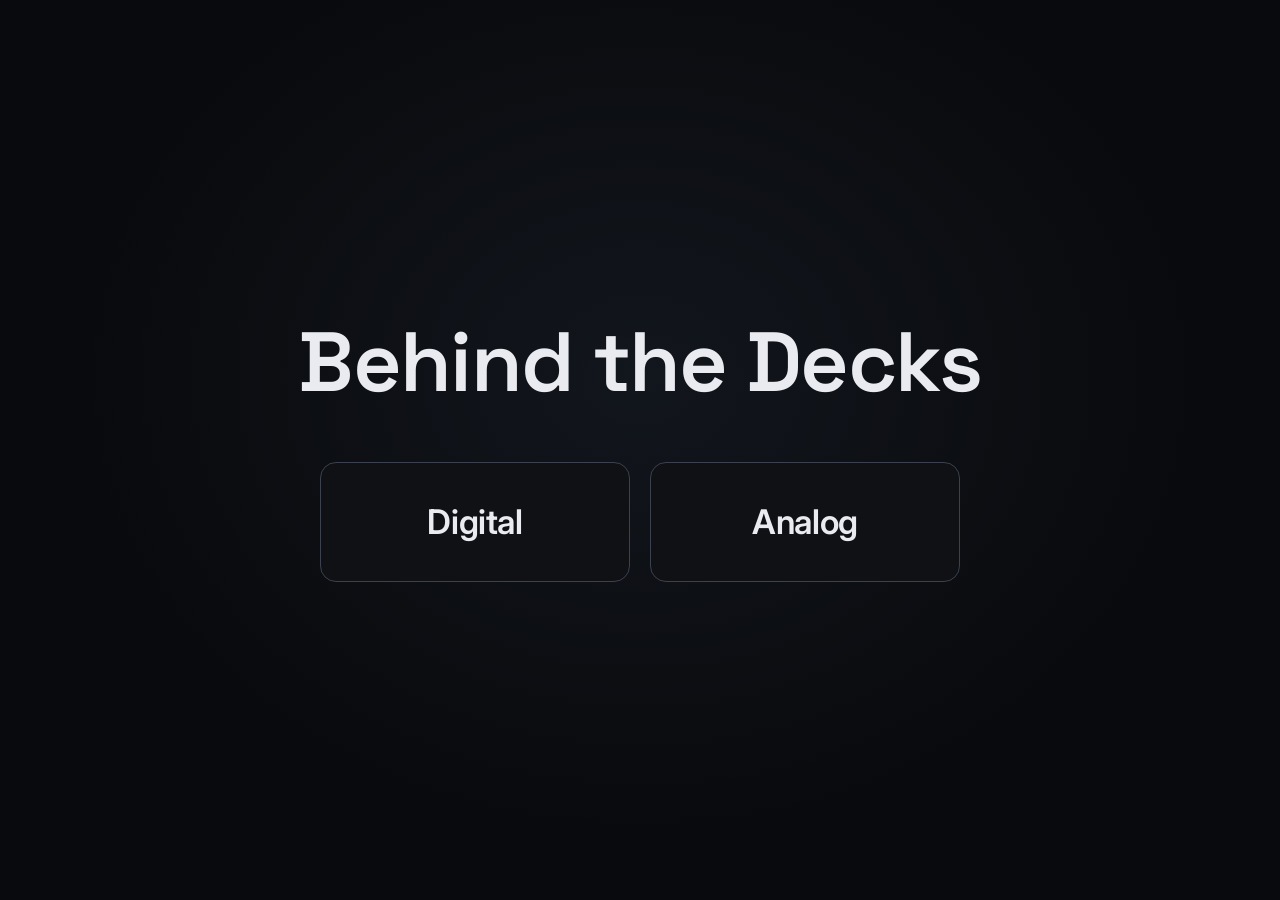
<file: index.html>
<!DOCTYPE html>
<html lang="en">
<head>
  <meta charset="utf-8">
  <meta name="viewport" content="width=device-width, initial-scale=1">
  <title>Behind the Decks</title>
  <meta name="description" content="What every piece of DJ equipment does, explained by touching it. Choose a digital or an analog setup.">
  <link rel="icon" href="data:,">
  <link rel="preconnect" href="https://fonts.googleapis.com"><link rel="preconnect" href="https://fonts.gstatic.com" crossorigin><link rel="stylesheet" href="https://fonts.googleapis.com/css2?family=Inter:wght@400;500;600;700&family=JetBrains+Mono:wght@500&family=Space+Grotesk:wght@500;600;700&display=swap">
  <link rel="stylesheet" href="styles.css">
</head>
<body class="home">
  <main class="home-main" id="home-main">
    <h1>Behind the Decks</h1>
    <nav class="choices" aria-label="Choose a setup">
      <a class="choice" href="digital.html">Digital</a>
      <a class="choice" href="analog.html">Analog</a>
    </nav>
  </main>
  <script src="js/home.js"></script>
</body>
</html>
</file>
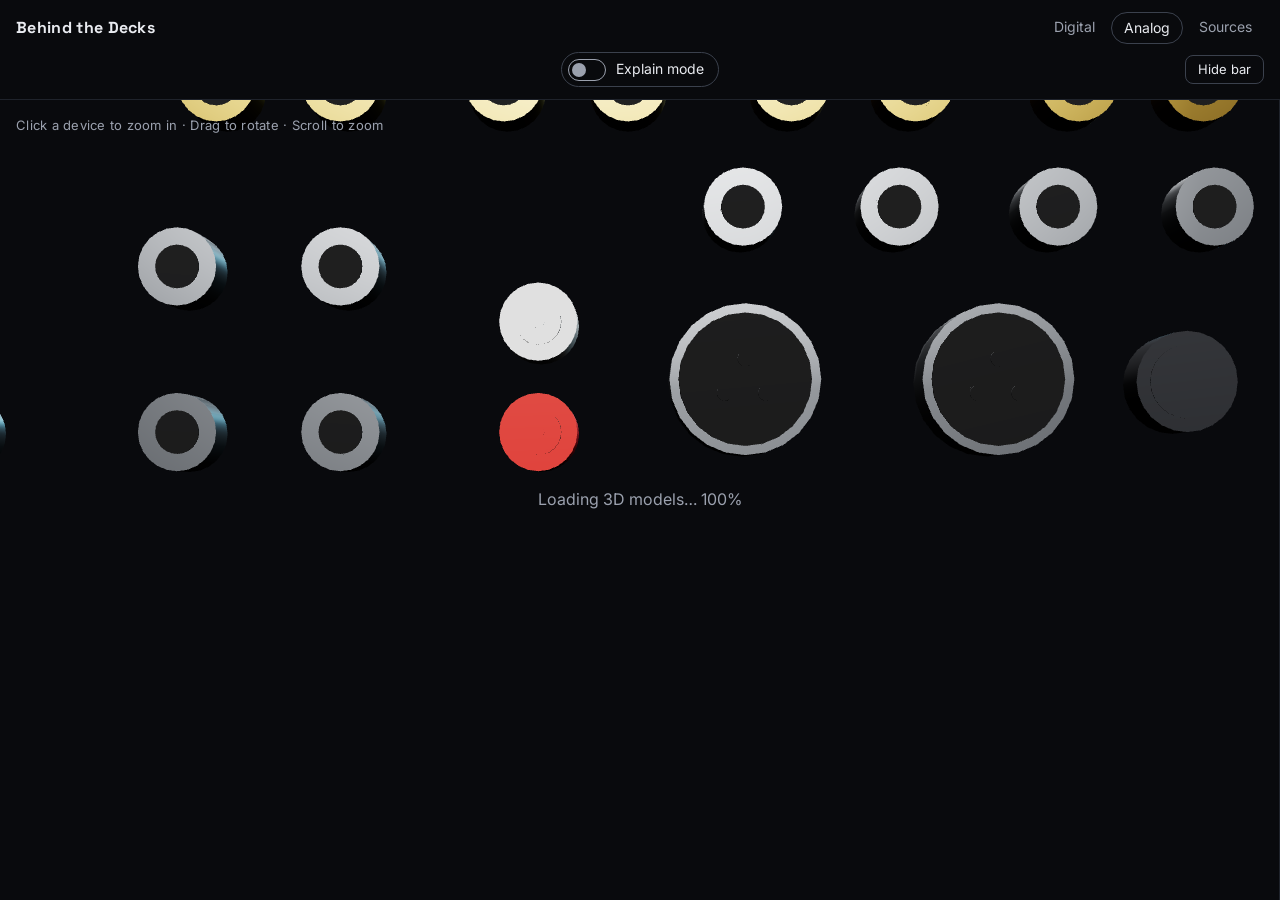
<file: analog.html>
<!DOCTYPE html>
<html lang="en">
<head>
  <meta charset="utf-8">
  <meta name="viewport" content="width=device-width, initial-scale=1">
  <title>Analog | Behind the Decks</title>
  <meta name="description" content="An interactive 3D DJ setup. Click a device to zoom in, hover over each control and open a split-screen explanation of what it does.">
  <link rel="icon" href="data:,">
  <link rel="preconnect" href="https://fonts.googleapis.com"><link rel="preconnect" href="https://fonts.gstatic.com" crossorigin><link rel="stylesheet" href="https://fonts.googleapis.com/css2?family=Inter:wght@400;500;600;700&family=JetBrains+Mono:wght@500&family=Space+Grotesk:wght@500;600;700&display=swap">
  <link rel="stylesheet" href="styles.css">
  <!-- Import map: tells the browser where to find the 3D library files stored in the vendor folder. -->
  <script type="importmap">
    { "imports": { "three": "./vendor/three.module.js", "three/addons/": "./vendor/addons/" } }
  </script>
</head>
<body data-page="analog">
  <header class="topbar">
    <p class="brand"><a href="index.html">Behind the Decks</a></p>
    <nav class="site-nav" aria-label="Pages">
      <a href="digital.html">Digital</a>
      <a href="analog.html" aria-current="page">Analog</a>
      <a href="sources.html">Sources</a>
    </nav>
    <div class="subbar">
      <div class="subbar-l"><button type="button" id="back" class="btn btn-sm" hidden>← Full setup</button></div>
    <div class="topbar-actions">
      <div class="mode-group">
      <button type="button" id="mode-toggle" class="toggle" aria-pressed="false">
        <span class="toggle-track" aria-hidden="true"><span class="toggle-thumb"></span></span>
        <span>Explain mode</span>
      </button>
      <span id="mode-bar" class="mode-bar" hidden>
        <button type="button" id="play-toggle" class="toggle" aria-pressed="false" title="Turn the knobs, press the buttons and drag the faders yourself">
          <span class="toggle-track" aria-hidden="true"><span class="toggle-thumb"></span></span>
          <span>Play mode</span>
        </button>
        <button type="button" id="demo-toggle" class="toggle" aria-pressed="false" title="DJ mode: a guided first mix. The site tells you what to do, step by step">
          <span class="toggle-track" aria-hidden="true"><span class="toggle-thumb"></span></span>
          <span>DJ mode</span>
        </button>
      </span>
      </div>
    </div>
      <div class="subbar-r" id="subbar-r"></div>
    </div>
  </header>

  <main class="stage" id="stage">
    <!-- LEFT: the 3D setup -->
    <section class="viewer" id="viewer" aria-label="Interactive 3D analog DJ setup">
      <canvas id="scene" tabindex="0"
        aria-label="3D model of an analog DJ setup. Drag to rotate, scroll to zoom. With this canvas focused, use the arrow keys to rotate and plus and minus to zoom. The devices and their parts are also listed as buttons below."></canvas>
      <p class="hint" id="hint">Click a device to zoom in · Drag to rotate · Scroll to zoom</p>
      <div class="tooltip" id="tooltip" hidden></div>
      <button type="button" id="dial-reset" class="btn dial-reset" hidden>Set the anti-skating dial back to normal</button>
      <p class="nogl" id="nogl" hidden>The 3D view isn't available in this browser. You can still use the buttons below to read about each device and its controls.</p>
      <p class="loading" id="loading" role="status">Loading 3D models…</p>

      <button type="button" id="defaults-btn" class="btn defaults-btn" hidden title="Put what is in view (the mixer, a media player or a turntable) back to its default settings">
        <svg viewBox="0 0 24 24" width="15" height="15" fill="none" stroke="currentColor" stroke-width="2" stroke-linecap="round" stroke-linejoin="round" aria-hidden="true"><path d="M3 12a9 9 0 1 0 3-6.7"/><path d="M3 4v5h5"/></svg>
        <span>Default settings</span>
      </button>
      <nav class="chips" id="chips" aria-label="Devices in the setup"></nav>
    </section>

    <!-- RIGHT: explanation panel (slides in when a part is selected) -->
    <aside class="panel" id="panel" aria-label="Part details" inert>
      <div class="panel-inner">
        <div class="panel-head">
          <p class="eyebrow"><span id="panel-device"></span> <span id="panel-count"></span></p>
          <button type="button" id="panel-close" class="btn">Close</button>
        </div>
        <h2 id="panel-title" tabindex="-1"></h2>

        <section class="block">
          <h3>What it is</h3>
          <p id="panel-what"></p>
        </section>

        <div class="extra" id="panel-extra">
          <section class="block">
            <h3>How the DJ uses it</h3>
            <p id="panel-use"></p>
          </section>
          <section class="block">
            <h3>What the crowd feels</h3>
            <p id="panel-crowd"></p>
          </section>
        </div>

        <p class="note" id="panel-note">Turn on “Explain mode” at the top to see how DJs use this control and what the crowd experiences.</p>

        <section class="block" id="panel-links-block" hidden>
          <h3>Learn more</h3>
          <ul id="panel-links"></ul>
        </section>

        <div class="panel-nav">
          <button type="button" id="prev" class="btn">← Previous</button>
          <button type="button" id="next" class="btn">Next →</button>
        </div>
      </div>
    </aside>
  </main>

  <p class="sr-only" id="status" role="status"></p>
  <noscript><p class="nogl" style="position:static;padding:24px">This page needs JavaScript to show the 3D setup.</p></noscript>

  <script type="module" src="js/setup.js"></script>
</body>
</html>
</file>
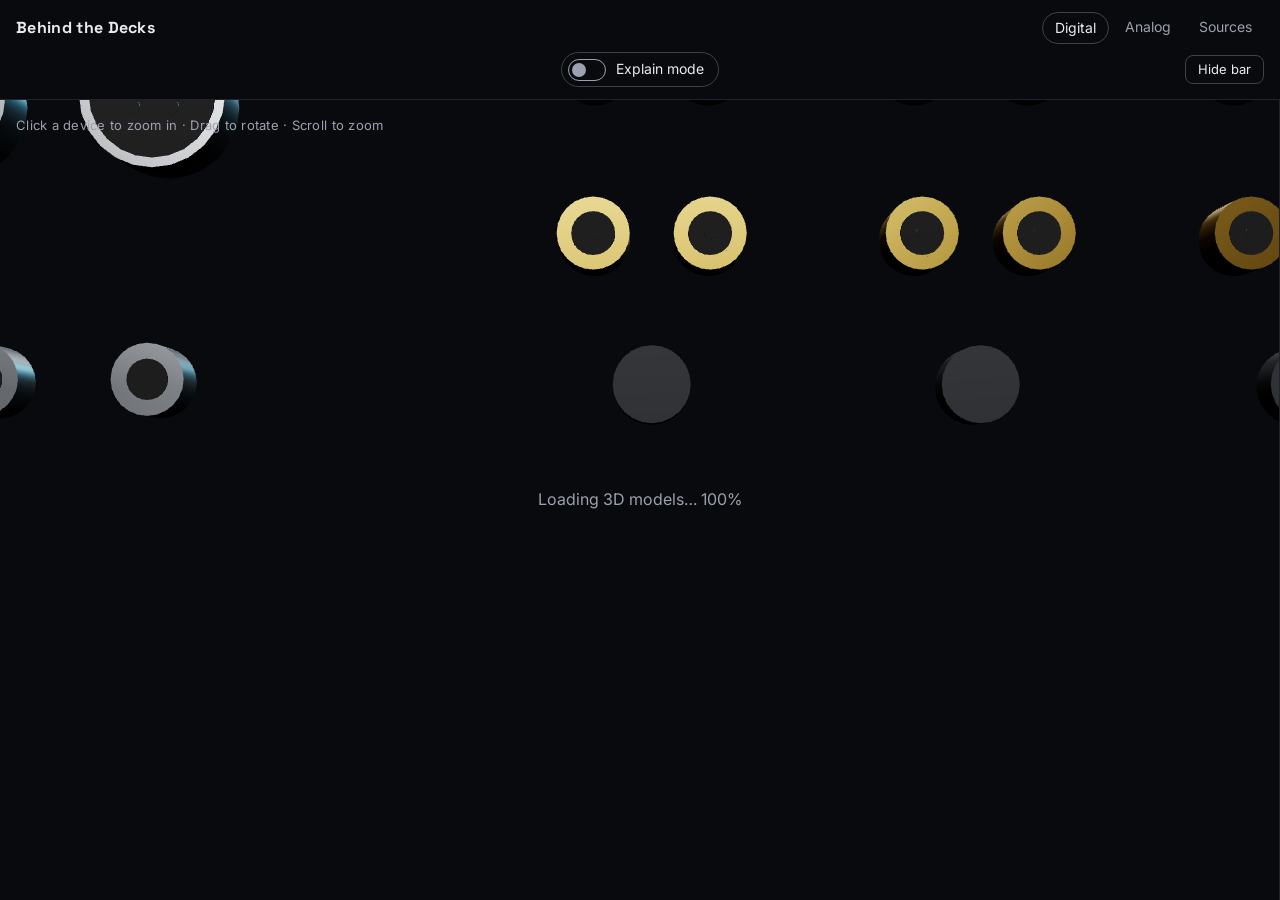
<file: digital.html>
<!DOCTYPE html>
<html lang="en">
<head>
  <meta charset="utf-8">
  <meta name="viewport" content="width=device-width, initial-scale=1">
  <title>Digital | Behind the Decks</title>
  <meta name="description" content="An interactive 3D DJ setup. Click a device to zoom in, hover over each control and open a split-screen explanation of what it does.">
  <link rel="icon" href="data:,">
  <link rel="preconnect" href="https://fonts.googleapis.com"><link rel="preconnect" href="https://fonts.gstatic.com" crossorigin><link rel="stylesheet" href="https://fonts.googleapis.com/css2?family=Inter:wght@400;500;600;700&family=JetBrains+Mono:wght@500&family=Space+Grotesk:wght@500;600;700&display=swap">
  <link rel="stylesheet" href="styles.css">
  <!-- Import map: tells the browser where to find the 3D library files stored in the vendor folder. -->
  <script type="importmap">
    { "imports": { "three": "./vendor/three.module.js", "three/addons/": "./vendor/addons/" } }
  </script>
</head>
<body data-page="digital">
  <header class="topbar">
    <p class="brand"><a href="index.html">Behind the Decks</a></p>
    <nav class="site-nav" aria-label="Pages">
      <a href="digital.html" aria-current="page">Digital</a>
      <a href="analog.html">Analog</a>
      <a href="sources.html">Sources</a>
    </nav>
    <div class="subbar">
      <div class="subbar-l"><button type="button" id="back" class="btn btn-sm" hidden>← Full setup</button></div>
    <div class="topbar-actions">
      <div class="mode-group">
      <button type="button" id="mode-toggle" class="toggle" aria-pressed="false">
        <span class="toggle-track" aria-hidden="true"><span class="toggle-thumb"></span></span>
        <span>Explain mode</span>
      </button>
      <span id="mode-bar" class="mode-bar" hidden>
        <button type="button" id="play-toggle" class="toggle" aria-pressed="false" title="Turn the knobs, press the buttons and drag the faders yourself">
          <span class="toggle-track" aria-hidden="true"><span class="toggle-thumb"></span></span>
          <span>Play mode</span>
        </button>
        <button type="button" id="demo-toggle" class="toggle" aria-pressed="false" title="DJ mode: a guided first mix. The site tells you what to do, step by step">
          <span class="toggle-track" aria-hidden="true"><span class="toggle-thumb"></span></span>
          <span>DJ mode</span>
        </button>
      </span>
      </div>
    </div>
      <div class="subbar-r" id="subbar-r"></div>
    </div>
  </header>

  <main class="stage" id="stage">
    <!-- LEFT: the 3D setup -->
    <section class="viewer" id="viewer" aria-label="Interactive 3D digital DJ setup">
      <canvas id="scene" tabindex="0"
        aria-label="3D model of a digital DJ setup. Drag to rotate, scroll to zoom. With this canvas focused, use the arrow keys to rotate and plus and minus to zoom. The devices and their parts are also listed as buttons below."></canvas>
      <p class="hint" id="hint">Click a device to zoom in · Drag to rotate · Scroll to zoom</p>
      <div class="tooltip" id="tooltip" hidden></div>
      <p class="nogl" id="nogl" hidden>The 3D view isn't available in this browser. You can still use the buttons below to read about each device and its controls.</p>
      <p class="loading" id="loading" role="status">Loading 3D models…</p>

      <button type="button" id="defaults-btn" class="btn defaults-btn" hidden title="Put what is in view (the mixer, a media player or a turntable) back to its default settings">
        <svg viewBox="0 0 24 24" width="15" height="15" fill="none" stroke="currentColor" stroke-width="2" stroke-linecap="round" stroke-linejoin="round" aria-hidden="true"><path d="M3 12a9 9 0 1 0 3-6.7"/><path d="M3 4v5h5"/></svg>
        <span>Default settings</span>
      </button>
      <nav class="chips" id="chips" aria-label="Devices in the setup"></nav>
    </section>

    <!-- RIGHT: explanation panel (slides in when a part is selected) -->
    <aside class="panel" id="panel" aria-label="Part details" inert>
      <div class="panel-inner">
        <div class="panel-head">
          <p class="eyebrow"><span id="panel-device"></span> <span id="panel-count"></span></p>
          <button type="button" id="panel-close" class="btn">Close</button>
        </div>
        <h2 id="panel-title" tabindex="-1"></h2>

        <section class="block">
          <h3>What it is</h3>
          <p id="panel-what"></p>
        </section>

        <div class="extra" id="panel-extra">
          <section class="block">
            <h3>How the DJ uses it</h3>
            <p id="panel-use"></p>
          </section>
          <section class="block">
            <h3>What the crowd feels</h3>
            <p id="panel-crowd"></p>
          </section>
        </div>

        <p class="note" id="panel-note">Turn on “Explain mode” at the top to see how DJs use this control and what the crowd experiences.</p>

        <section class="block" id="panel-links-block" hidden>
          <h3>Learn more</h3>
          <ul id="panel-links"></ul>
        </section>

        <div class="panel-nav">
          <button type="button" id="prev" class="btn">← Previous</button>
          <button type="button" id="next" class="btn">Next →</button>
        </div>
      </div>
    </aside>
  </main>

  <p class="sr-only" id="status" role="status"></p>
  <noscript><p class="nogl" style="position:static;padding:24px">This page needs JavaScript to show the 3D setup.</p></noscript>

  <script type="module" src="js/setup.js"></script>
</body>
</html>
</file>
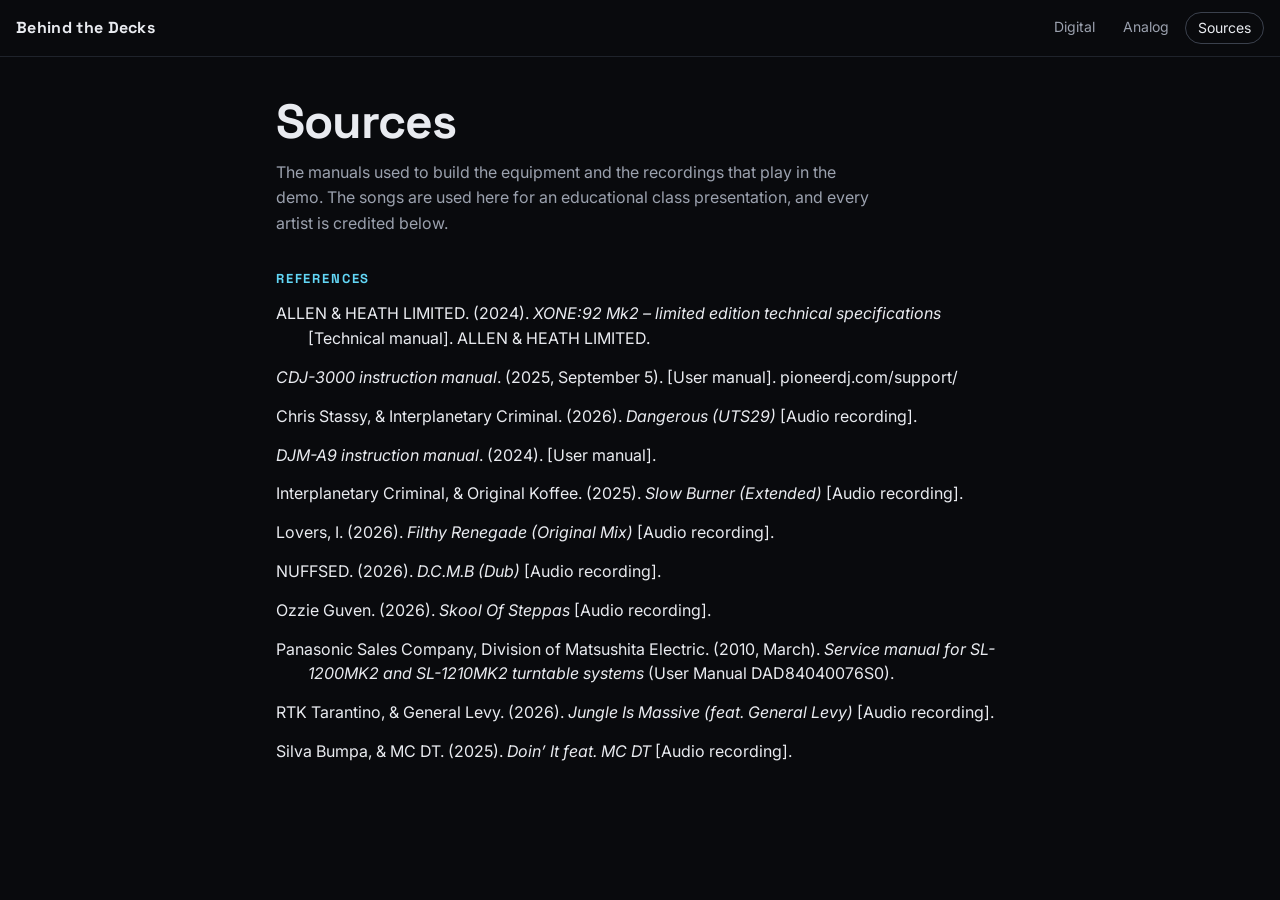
<file: sources.html>
<!DOCTYPE html>
<html lang="en">
<head>
  <meta charset="utf-8">
  <meta name="viewport" content="width=device-width, initial-scale=1">
  <title>Sources | Behind the Decks</title>
  <meta name="description" content="The manuals and recordings used for Behind the Decks.">
  <link rel="icon" href="data:,">
  <link rel="preconnect" href="https://fonts.googleapis.com"><link rel="preconnect" href="https://fonts.gstatic.com" crossorigin><link rel="stylesheet" href="https://fonts.googleapis.com/css2?family=Inter:wght@400;500;600;700&family=JetBrains+Mono:wght@500&family=Space+Grotesk:wght@500;600;700&display=swap">
  <link rel="stylesheet" href="styles.css">
</head>
<body class="sources-page">
  <header class="topbar">
    <p class="brand"><a href="index.html">Behind the Decks</a></p>
    <nav class="site-nav" aria-label="Pages">
      <a href="digital.html">Digital</a>
      <a href="analog.html">Analog</a>
      <a href="sources.html" aria-current="page">Sources</a>
    </nav>
  </header>
  <main class="sources-main">
    <h1>Sources</h1>
    <p class="sources-lead">The manuals used to build the equipment and the recordings that play in the demo. The songs are used here for an educational class presentation, and every artist is credited below.</p>
    <h2>References</h2>
    <ul class="refs">
        <li>ALLEN &amp; HEATH LIMITED. (2024). <i>XONE:92 Mk2 – limited edition technical specifications</i> [Technical manual]. ALLEN &amp; HEATH LIMITED.</li>
        <li><i>CDJ-3000 instruction manual</i>. (2025, September 5). [User manual]. pioneerdj.com/support/</li>
        <li>Chris Stassy, &amp; Interplanetary Criminal. (2026). <i>Dangerous (UTS29)</i> [Audio recording].</li>
        <li><i>DJM-A9 instruction manual</i>. (2024). [User manual].</li>
        <li>Interplanetary Criminal, &amp; Original Koffee. (2025). <i>Slow Burner (Extended)</i> [Audio recording].</li>
        <li>Lovers, I. (2026). <i>Filthy Renegade (Original Mix)</i> [Audio recording].</li>
        <li>NUFFSED. (2026). <i>D.C.M.B (Dub)</i> [Audio recording].</li>
        <li>Ozzie Guven. (2026). <i>Skool Of Steppas</i> [Audio recording].</li>
        <li>Panasonic Sales Company, Division of Matsushita Electric. (2010, March). <i>Service manual for SL-1200MK2 and SL-1210MK2 turntable systems</i> (User Manual DAD84040076S0).</li>
        <li>RTK Tarantino, &amp; General Levy. (2026). <i>Jungle Is Massive (feat. General Levy)</i> [Audio recording].</li>
        <li>Silva Bumpa, &amp; MC DT. (2025). <i>Doin’ It feat. MC DT</i> [Audio recording].</li>
    </ul>
  </main>
</body>
</html>
</file>
<file: styles.css>
/* ==========================================================
   Behind the Decks: styles for the home page and the two setup pages
   Direction: dark, clean, minimal. One accent colour (cyan).
   Layout: full-height stage. The 3D viewer fills the screen; when a part
   is selected the viewer shrinks and a panel slides in beside it.
   ========================================================== */

:root {
  --bg: #090a0d;
  --surface: #0f1115;
  --line: #1f232b;
  --line-strong: #3b414d;
  --text: #e9ebf0;
  --muted: #9ba1ae;
  --accent: #62d6f5;
  --on-accent: #06222b;
  --ease: cubic-bezier(0.65, 0, 0.25, 1);
  color-scheme: dark;
}

* { box-sizing: border-box; }
[hidden] { display: none !important; }

html, body { height: 100%; }

body {
  margin: 0;
  display: flex;
  flex-direction: column;
  background: var(--bg);
  color: var(--text);
  font: 400 16px/1.6 Inter, system-ui, -apple-system, "Segoe UI", Roboto, Arial, sans-serif;
  overflow: hidden;
}

:focus-visible { outline: 2px solid var(--accent); outline-offset: 3px; }

.sr-only {
  position: absolute; width: 1px; height: 1px; margin: -1px; padding: 0;
  overflow: hidden; clip: rect(0 0 0 0); white-space: nowrap; border: 0;
}

/* ---------- Top bar ---------- */
.topbar {
  display: flex;
  flex-wrap: wrap;
  align-items: center;
  justify-content: space-between;
  gap: 8px 16px;
  padding-block: 12px;
  padding-left: max(16px, env(safe-area-inset-left, 0px));
  padding-right: max(16px, env(safe-area-inset-right, 0px));
  border-bottom: 1px solid var(--line);
}
.brand { margin: 0; font-weight: 600; letter-spacing: 0.02em; }
.brand a { color: inherit; text-decoration: none; }
.brand a:hover { color: var(--accent); }
.brand-sub { margin-left: 10px; color: var(--muted); font-weight: 400; font-size: 13px; text-transform: uppercase; letter-spacing: 0.14em; }
.topbar-actions { display: flex; flex-wrap: wrap; align-items: center; gap: 10px; }

.btn {
  background: transparent;
  color: var(--text);
  border: 1px solid var(--line-strong);
  border-radius: 8px;
  padding: 7px 14px;
  font: inherit;
  font-size: 14px;
  cursor: pointer;
}
.btn:hover { border-color: var(--accent); color: var(--accent); }

.mode-bar { display: inline-flex; gap: 8px; flex-wrap: wrap; }
.mode-bar[hidden] { display: none; }
.toggle {
  display: inline-flex;
  align-items: center;
  gap: 10px;
  background: transparent;
  color: var(--text);
  border: 1px solid var(--line-strong);
  border-radius: 999px;
  padding: 5px 14px 5px 6px;
  font: inherit;
  font-size: 14px;
  cursor: pointer;
}
.toggle:hover { border-color: var(--accent); }
.toggle-track {
  position: relative;
  width: 38px; height: 22px;
  border-radius: 999px;
  border: 1px solid var(--muted);
  transition: background 0.2s, border-color 0.2s;
}
.toggle-thumb {
  position: absolute; top: 50%; left: 3px;
  width: 14px; height: 14px;
  border-radius: 50%;
  background: var(--muted);
  transform: translateY(-50%);
  transition: left 0.2s, background 0.2s;
}
.toggle[aria-pressed="true"] { border-color: var(--accent); }
.toggle[aria-pressed="true"] .toggle-track { background: var(--accent); border-color: var(--accent); }
.toggle[aria-pressed="true"] .toggle-thumb { left: 19px; background: var(--on-accent); }

/* Model switch (media player / controller) */
.model-tabs { display: flex; gap: 6px; padding: 3px; border: 1px solid var(--line-strong); border-radius: 999px; }
.tab {
  background: transparent;
  color: var(--muted);
  border: 0;
  border-radius: 999px;
  padding: 6px 16px;
  font: inherit;
  font-size: 14px;
  cursor: pointer;
}
.tab:hover { color: var(--text); }
.tab[aria-pressed="true"] { background: var(--text); color: var(--bg); font-weight: 600; }

/* ---------- Stage: the split screen ---------- */
.stage {
  flex: 1;
  min-height: 0;
  display: grid;
  grid-template-columns: 1fr 0fr;
  transition: grid-template-columns 0.85s var(--ease);
}
.stage.open { grid-template-columns: 1.45fr 1fr; }

.viewer { position: relative; min-width: 0; min-height: 0; overflow: hidden; }
#scene { display: block; width: 100%; height: 100%; cursor: grab; }
#scene:active { cursor: grabbing; }
#scene.is-hover { cursor: pointer; }

.hint {
  position: absolute;
  top: 16px;
  left: max(16px, env(safe-area-inset-left, 0px));
  margin: 0;
  max-width: min(560px, calc(100% - 140px));
  font-size: 13px;
  line-height: 1.5;
  color: var(--muted);
  letter-spacing: 0.02em;
  transition: opacity 0.6s;
  pointer-events: none;
}
.hint.is-faded { opacity: 0; }

.tooltip {
  position: absolute;
  z-index: 2;
  pointer-events: none;
  background: var(--text);
  color: var(--bg);
  padding: 5px 10px;
  border-radius: 6px;
  font-size: 13px;
  font-weight: 600;
  white-space: nowrap;
}
.tooltip small { display: block; font-weight: 400; opacity: 0.7; }

.nogl, .loading {
  position: absolute; inset: 0;
  display: grid; place-items: center;
  margin: 0; padding: 24px; text-align: center;
  color: var(--muted);
  pointer-events: none;
}

/* Parts as buttons: keyboard and touch friendly.
   They are hidden from view for now, but still there: they appear when reached with the Tab key.
   To show them all the time again, delete the two lines marked "hidden". */
.chips:not(:focus-within) { opacity: 0; pointer-events: none; }   /* hidden */
.chips {
  transition: opacity 0.2s;
  position: absolute;
  left: 0; right: 0; bottom: 0;
  display: flex;
  gap: 8px;
  padding-block: 12px 16px;
  padding-left: max(16px, env(safe-area-inset-left, 0px));
  padding-right: max(16px, env(safe-area-inset-right, 0px));
  overflow-x: auto;
  scrollbar-width: thin;
  background: linear-gradient(to top, var(--bg) 40%, transparent);
}
.chip {
  flex: 0 0 auto;
  background: rgba(15, 17, 21, 0.85);
  color: var(--text);
  border: 1px solid var(--line-strong);
  border-radius: 999px;
  padding: 6px 14px;
  font: inherit;
  font-size: 13px;
  cursor: pointer;
  white-space: nowrap;
}
.chip:hover, .chip.is-hover { border-color: var(--accent); color: var(--accent); }
.chip[aria-pressed="true"] { background: var(--accent); border-color: var(--accent); color: var(--on-accent); font-weight: 600; }

/* ---------- Panel ---------- */
.panel {
  min-width: 0;
  overflow: hidden;
  background: var(--surface);
  border-left: 1px solid var(--line);
}
.panel-inner {
  height: 100%;
  min-width: 360px;           /* fixed width while the column animates, so text doesn't reflow */
  overflow-y: auto;
  padding-block: 24px 32px;
  padding-left: 32px;
  padding-right: max(32px, env(safe-area-inset-right, 0px));
  opacity: 0;
  transform: translateX(28px);
  transition: opacity 0.45s ease 0.25s, transform 0.7s var(--ease) 0.15s;
}
.stage.open .panel-inner { opacity: 1; transform: none; }

.panel-head { display: flex; align-items: center; justify-content: space-between; gap: 12px; margin-bottom: 20px; }
.eyebrow { margin: 0; font-size: 12px; text-transform: uppercase; letter-spacing: 0.14em; color: var(--muted); }
.eyebrow span { margin-left: 8px; color: var(--accent); }

.panel h2 { margin: 0 0 24px; font-size: 30px; line-height: 1.15; font-weight: 600; letter-spacing: -0.01em; text-wrap: balance; }
.panel h2:focus { outline: none; }
.block { margin-bottom: 24px; }
.block h3 { margin: 0 0 6px; font-size: 12px; font-weight: 600; text-transform: uppercase; letter-spacing: 0.14em; color: var(--accent); }
.block p { margin: 0; max-width: 54ch; }

.extra { display: none; }
body.explain-on .extra { display: block; }
body.explain-on .note { display: none; }
.note { margin: 0 0 24px; max-width: 54ch; color: var(--muted); font-size: 14px; }

.panel-nav { display: flex; gap: 10px; padding-top: 20px; border-top: 1px solid var(--line); }

/* ---------- Small screens: stack the viewer above the panel ---------- */
@media (max-width: 820px) {
  .stage { grid-template-columns: 1fr; grid-template-rows: 1fr 0fr; transition: grid-template-rows 0.85s var(--ease); }
  .stage.open { grid-template-columns: 1fr; grid-template-rows: 1fr 1.1fr; }
  .panel { border-left: 0; border-top: 1px solid var(--line); }
  .panel-inner { min-width: 0; padding-left: max(16px, env(safe-area-inset-left, 0px)); padding-right: max(16px, env(safe-area-inset-right, 0px)); transform: translateY(24px); }
  .panel h2 { font-size: 24px; margin-bottom: 16px; }
  .hint { font-size: 12px; }
}

@media (prefers-reduced-motion: reduce) {
  .stage, .panel-inner, .toggle-track, .toggle-thumb, .hint { transition: none; }
}

/* Navigation between the Digital and Physical pages */
.site-nav { display: flex; gap: 4px; }
.site-nav a {
  color: var(--muted);
  text-decoration: none;
  padding: 4px 12px;
  border-radius: 999px;
  font-size: 14px;
}
.site-nav a:hover { color: var(--text); }
.site-nav a[aria-current="page"] { color: var(--text); border: 1px solid var(--line-strong); }

/* ---------- Home page ---------- */
body.home {
  overflow: hidden;
  background: radial-gradient(ellipse at 50% 42%, #12161d 0%, var(--bg) 62%);
}
.home-main {
  flex: 1;
  display: flex; flex-direction: column; align-items: center; justify-content: center;
  gap: 56px;
  width: 100%;
  padding-block: 32px;
  padding-left: max(20px, env(safe-area-inset-left, 0px));
  padding-right: max(20px, env(safe-area-inset-right, 0px));
}
.home h1 {
  margin: 0;
  text-align: center;
  font-size: clamp(40px, 8vw, 84px);
  line-height: 1.05; font-weight: 600; letter-spacing: -0.02em; text-wrap: balance;
}
.choices { display: grid; grid-template-columns: 1fr 1fr; gap: 20px; width: min(640px, 100%); }
.choice {
  display: flex; align-items: center; justify-content: center;
  min-height: 120px;
  background: var(--surface);
  border: 1px solid var(--line-strong);
  border-radius: 16px;
  color: var(--text);
  font-size: clamp(24px, 4vw, 34px); font-weight: 600; letter-spacing: -0.01em;
  text-decoration: none;
  transition: border-color 0.25s, background 0.25s, box-shadow 0.25s;
}
.choice:hover { border-color: rgba(98, 214, 245, 0.7); background: #141920; box-shadow: 0 0 0 1px rgba(98, 214, 245, 0.18), 0 0 32px rgba(98, 214, 245, 0.08); }

/* Leaving the home page: everything rushes towards the viewer and fades out */
.home-main { transition: transform 0.9s cubic-bezier(0.55, 0, 0.35, 1), opacity 0.9s ease-in, filter 0.9s ease-in; }
body.leaving .home-main { transform: scale(9); opacity: 0; filter: blur(8px); pointer-events: none; }

/* Arriving at a setup: the 3D view fades in while the camera moves forward */
#scene { transition: opacity 1.4s ease-out; }
body.arriving #scene { opacity: 0; }
.panel .block ul { margin: 0; padding-left: 18px; }
.panel .block a { color: var(--accent); }
@media (max-width: 640px) { .choices { grid-template-columns: 1fr; } .choice { min-height: 96px; } }
@media (prefers-reduced-motion: reduce) { .choice, .home-main, #scene { transition: none; } }

/* Play mode: puts the anti-skating dial back to its normal setting */
.dial-reset { position: absolute; z-index: 3; left: 50%; bottom: 70px; transform: translateX(-50%); background: var(--surface); }
.dial-reset.is-alert { border-color: #ff9f43; color: #ffb976; }

/* ---------- Hidden top bar ---------- */
body.bar-hidden .topbar { display: none; }
body.bar-hidden .hint { display: none; }
.bar-show {
  position: fixed; z-index: 30;
  top: calc(8px + env(safe-area-inset-top, 0px)); left: 50%; transform: translateX(-50%);
  opacity: 0.55; background: rgba(9, 10, 13, 0.7); backdrop-filter: blur(6px);
}
.bar-show:hover, .bar-show:focus-visible { opacity: 1; }
.bar-show[hidden] { display: none; }

/* Play mode on a phone held upright: ask for landscape */
.rotate-note { position: absolute; inset: 0; z-index: 5; display: grid; place-items: center; text-align: center; padding: 24px; background: rgba(9, 10, 13, 0.92); color: var(--text); }
.rotate-note[hidden] { display: none; }
.rotate-note p { margin: 0; max-width: 28ch; line-height: 1.5; color: var(--muted); }
.rotate-note strong { color: var(--text); font-size: 18px; }

/* ---------- v16: menu order, default-settings corner button, no part chips ---------- */
.chips { display: none !important; }
.topbar-actions { flex: 1; min-width: 0; flex-wrap: nowrap; justify-content: center; }
.subbar { flex: 0 0 100%; display: flex; align-items: center; justify-content: space-between; gap: 10px; margin-top: -4px; min-height: 30px; }
.subbar-gap { flex: 1; }
.btn-sm { padding: 3px 12px; font-size: 13px; }
.subbar .btn[hidden] { display: none; }
.mode-group { display: flex; flex-wrap: wrap; align-items: center; justify-content: center; gap: 10px; }
@media (max-width: 820px) { .topbar-actions { flex-wrap: wrap; } }
.defaults-btn { position: absolute; z-index: 3; right: 14px; bottom: calc(14px + env(safe-area-inset-bottom, 0px)); display: inline-flex; align-items: center; gap: 7px; background: rgba(9, 10, 13, 0.72); backdrop-filter: blur(6px); font-size: 13px; padding: 6px 12px; }
.defaults-btn[hidden] { display: none; }

.play-views { position: absolute; z-index: 3; left: 50%; bottom: calc(14px + env(safe-area-inset-bottom, 0px)); transform: translateX(-50%); margin: 0; padding: 6px 16px; border-radius: 999px; background: rgba(9, 10, 13, 0.72); backdrop-filter: blur(6px); border: 1px solid var(--line); font-size: 13px; color: var(--text); pointer-events: none; }
.play-views[hidden] { display: none; }
.play-arrow { position: absolute; z-index: 3; top: 50%; transform: translateY(-50%); width: 54px; height: 54px; border-radius: 50%; display: grid; place-items: center; padding: 0; cursor: pointer; color: var(--text); background: rgba(9, 10, 13, 0.62); backdrop-filter: blur(6px); border: 2px solid var(--accent); box-shadow: 0 0 0 4px rgba(9, 10, 13, 0.35); transition: background 0.15s, transform 0.15s; }
.play-arrow.prev { left: 12px; }
.play-arrow.next { right: 12px; }
.play-arrow:hover:not(:disabled), .play-arrow:focus-visible { background: var(--accent); color: #0a0b0e; }
.play-arrow:disabled { opacity: 0.25; cursor: default; }
.play-arrow[hidden] { display: none; }
@media (max-width: 820px) { .defaults-btn span { display: none; } .play-arrow { width: 44px; height: 44px; } }

/* ---------- beat-matching hint beside a pitch fader (never shows the tempo, only the direction) ---------- */
.pitch-hint { position: absolute; z-index: 3; width: 40px; height: 40px; margin: -20px 0 0 -20px; pointer-events: none; animation: ph-bob 1.5s ease-in-out infinite; }
.pitch-hint[hidden] { display: none; }
.pitch-hint .ph-ring { fill: rgba(9, 10, 13, 0.78); stroke: var(--accent); stroke-width: 2; }
.pitch-hint .ph-arrow { fill: var(--accent); transform-box: fill-box; transform-origin: center; }
.pitch-hint .ph-tick { fill: none; stroke: #4be07a; stroke-width: 3.5; stroke-linecap: round; stroke-linejoin: round; display: none; }
.pitch-hint.big { width: 52px; height: 52px; margin: -26px 0 0 -26px; }
.pitch-hint.ok { animation: none; }
.pitch-hint.ok .ph-arrow { display: none; }
.pitch-hint.ok .ph-tick { display: block; }
.pitch-hint.ok .ph-ring { stroke: #4be07a; }
@keyframes ph-bob { 0%, 100% { transform: translateY(-4px); } 50% { transform: translateY(4px); } }
@media (prefers-reduced-motion: reduce) { .pitch-hint { animation: none; } }

/* ---------- the guided DJ demo ---------- */
.demo-card { position: absolute; z-index: 4; left: 50%; top: 12px; transform: translateX(-50%); width: min(520px, calc(100% - 150px)); padding: 16px 18px 14px; border-radius: 14px; background: rgba(12, 13, 17, 0.9); backdrop-filter: blur(10px); border: 1px solid var(--accent); box-shadow: 0 12px 40px rgba(0, 0, 0, 0.45); }
.demo-card[hidden] { display: none; }
.demo-card { transition: top 0.4s ease, bottom 0.4s ease; }
.demo-card[data-pos="bottom"] { top: auto; bottom: calc(58px + env(safe-area-inset-bottom, 0px)); }
.demo-card.nudge { animation: demo-nudge 1.4s ease-in-out infinite; }
.demo-step { margin: 0 0 4px; font-size: 11px; letter-spacing: 0.1em; text-transform: uppercase; color: var(--accent); }
.demo-title { margin: 0 0 6px; font-size: 18px; line-height: 1.25; }
.demo-text { margin: 0; font-size: 14px; line-height: 1.5; color: var(--text); }
.demo-done { margin: 10px 0 0; font-size: 14px; color: #4be07a; }
.demo-actions { display: flex; justify-content: space-between; gap: 10px; margin-top: 12px; }
.demo-next { background: var(--accent); color: #0a0b0e; border-color: var(--accent); font-weight: 600; }
.demo-next:disabled { opacity: 0.35; cursor: not-allowed; background: transparent; color: var(--text); }
.demo-next.ready { animation: demo-pop 0.5s ease 1; }
.demo-pointer { position: absolute; z-index: 4; width: 30px; height: 44px; margin: -64px 0 0 -15px; pointer-events: none; animation: ph-bob 1.1s ease-in-out infinite; filter: drop-shadow(0 2px 6px rgba(0, 0, 0, 0.6)); }
.demo-pointer[hidden] { display: none; }
.demo-pointer svg { fill: var(--accent); stroke: #0a0b0e; stroke-width: 1.5; display: block; }
.demo-ring { position: absolute; left: 50%; top: 100%; width: 54px; height: 54px; margin: -2px 0 0 -27px; border-radius: 50%; border: 3px solid var(--accent); animation: demo-ring 1.4s ease-out infinite; }
@keyframes demo-ring { 0% { transform: scale(0.5); opacity: 1; } 100% { transform: scale(1.3); opacity: 0; } }
@keyframes demo-pop { 0% { transform: scale(1); } 50% { transform: scale(1.12); } 100% { transform: scale(1); } }
@keyframes demo-nudge { 0%, 100% { box-shadow: 0 0 0 0 rgba(90, 200, 255, 0.5); } 50% { box-shadow: 0 0 0 8px rgba(90, 200, 255, 0); } }
body.demo-on .hint { display: none; }
@media (max-width: 820px) { .demo-card { width: calc(100% - 120px); top: 8px; padding: 10px 12px; } .demo-title { font-size: 15px; } .demo-text { font-size: 12.5px; } }

@media (max-width: 820px) {
  .topbar-actions { flex: 0 0 100%; order: 3; justify-content: flex-start; }
  .subbar { order: 4; }
  .toggle { white-space: nowrap; }
  .mode-group, .mode-bar { gap: 6px; }
}

/* v17 menu: brand left and Digital / Analog right on the first row; Full setup, the modes (centred) and Hide bar on the second */
.site-nav { margin-left: auto; }
.subbar { display: grid; grid-template-columns: 1fr auto 1fr; align-items: center; margin-top: 0; }
.subbar-l { justify-self: start; }
.subbar-r { justify-self: end; }
.subbar .topbar-actions { flex: none; justify-content: center; }
@media (max-width: 820px) {
  .subbar { grid-template-columns: 1fr 1fr; }
  .subbar .topbar-actions { grid-column: 1 / -1; grid-row: 1; flex: none; order: 0; }
  .subbar-l { grid-row: 2; } .subbar-r { grid-row: 2; }
}

.demo-right { display: inline-flex; gap: 8px; flex-wrap: wrap; justify-content: flex-end; }
.demo-back, .demo-skip { color: var(--muted); }
.demo-back[hidden], .demo-skip[hidden] { display: none; }

/* typography: Space Grotesk for headings, Inter for text, JetBrains Mono for numbers */
:root { --font-head: "Space Grotesk", Inter, system-ui, sans-serif; --font-mono: "JetBrains Mono", ui-monospace, Menlo, Consolas, monospace; }
.brand, .brand-sub, h1, h2, h3, .panel h2, .block h3, .demo-title, .eyebrow, .demo-step, .tab, .chip, .rotate-note strong { font-family: var(--font-head); }
.brand { font-weight: 700; }
.demo-step, .tooltip small { font-variant-numeric: tabular-nums; }

/* sources page */
body.sources-page { height: auto; min-height: 100vh; overflow: auto; display: block; }
.sources-main { max-width: 760px; margin: 0 auto; padding: 40px max(16px, env(safe-area-inset-right, 0px)) 80px max(16px, env(safe-area-inset-left, 0px)); }
.sources-main h1 { margin: 0 0 12px; font-size: clamp(32px, 6vw, 48px); line-height: 1.05; letter-spacing: -0.02em; }
.sources-main h2 { margin: 32px 0 12px; font-size: 13px; text-transform: uppercase; letter-spacing: 0.14em; color: var(--accent); }
.sources-lead { margin: 0; color: var(--muted); max-width: 60ch; }
.refs { list-style: none; margin: 0; padding: 0; display: grid; gap: 14px; }
.refs li { padding-left: 2em; text-indent: -2em; line-height: 1.55; overflow-wrap: anywhere; }
.choice-quiet { opacity: 0.8; }
.choice-quiet { grid-column: 1 / -1; min-height: 0; padding-block: 14px; }
</file>
